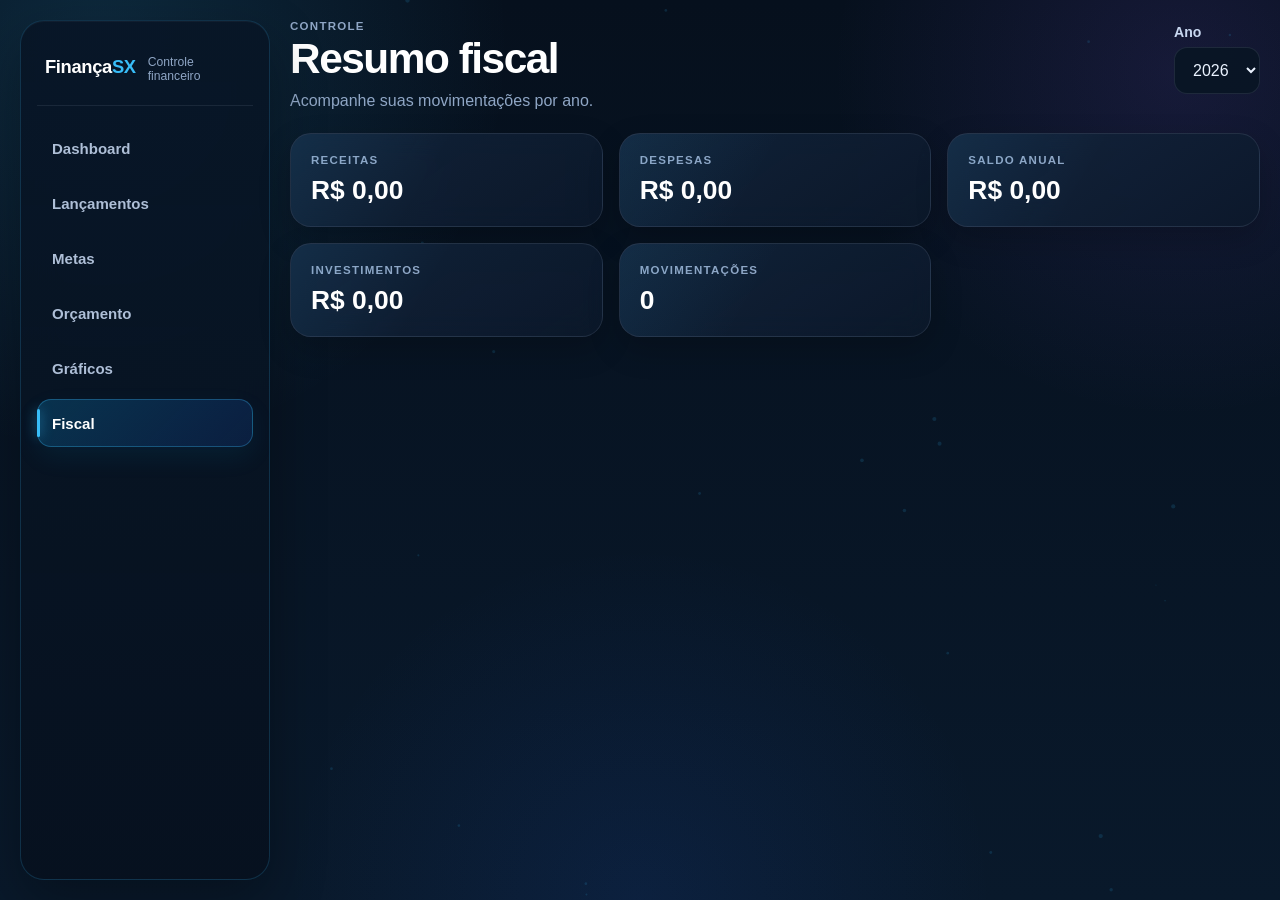
<file: fiscal.html>
<!DOCTYPE html>
<html lang="pt-BR">

<head>
    <meta charset="UTF-8">
    <meta name="viewport" content="width=device-width, initial-scale=1.0">

    <title>FinançaSX - Fiscal</title>

    <link rel="stylesheet" href="css/fsx.css">

    <script src="fsx.js" defer></script>
</head>

<body>

    <canvas id="bg"></canvas>

    <div class="app-shell">

        <!-- MENU LATERAL -->
        <aside class="sidebar">

            <div class="mobile-menu-header">

                <div class="brand">
                    <strong>Finança<span>SX</span></strong>
                    <small>Controle financeiro</small>
                </div>

                <button
                    id="mobileMenuToggle"
                    class="mobile-menu-toggle"
                    type="button"
                    aria-expanded="false"
                    aria-label="Abrir menu">
                    ☰
                </button>

            </div>

            <div class="brand desktop-brand">
                <strong>Finança<span>SX</span></strong>
                <small>Controle financeiro</small>
            </div>

            <nav class="nav" id="fsxMobileNav">

                <a href="index.html"
                   class="nav-btn"
                   data-page="index.html">
                    Dashboard
                </a>

                <a href="lancamentos.html"
                   class="nav-btn"
                   data-page="lancamentos.html">
                    Lançamentos
                </a>

                <a href="metas.html"
                   class="nav-btn"
                   data-page="metas.html">
                    Metas
                </a>

                <a href="orcamento.html"
                   class="nav-btn"
                   data-page="orcamento.html">
                    Orçamento
                </a>

                <a href="graficos.html"
                   class="nav-btn"
                   data-page="graficos.html">
                    Gráficos
                </a>

                <a href="fiscal.html"
                   class="nav-btn"
                   data-page="fiscal.html">
                    Fiscal
                </a>

            </nav>

        </aside>

        <!-- CONTEÚDO PRINCIPAL -->
        <main class="main-content">

            <div class="topbar">

                <div>
                    <span class="eyebrow">CONTROLE</span>
                    <h1>Resumo fiscal</h1>
                    <p>Acompanhe suas movimentações por ano.</p>
                </div>

                <div class="form-group">

                    <label for="anoFiscal">Ano</label>

                    <select id="anoFiscal">
                        <option value="2026">2026</option>
                        <option value="2025">2025</option>
                        <option value="2024">2024</option>
                        <option value="2023">2023</option>
                    </select>

                </div>

            </div>

            <div id="alert" class="alert"></div>

            <!-- INDICADORES FINANCEIROS -->
            <section class="cards">

                <article class="card">
                    <span class="card-label">Receitas</span>
                    <strong id="fiscalReceitas">
                        R$ 0,00
                    </strong>
                </article>

                <article class="card">
                    <span class="card-label">Despesas</span>
                    <strong id="fiscalDespesas">
                        R$ 0,00
                    </strong>
                </article>

                <article class="card">
                    <span class="card-label">Saldo anual</span>
                    <strong id="fiscalSaldo">
                        R$ 0,00
                    </strong>
                </article>

                <article class="card">
                    <span class="card-label">Investimentos</span>
                    <strong id="fiscalInvestimentos">
                        R$ 0,00
                    </strong>
                </article>

                <article class="card">
                    <span class="card-label">Movimentações</span>
                    <strong id="fiscalMovimentacoes">
                        0
                    </strong>
                </article>

            </section>

        </main>

    </div>

</body>
</html>
</file>
<file: css/fsx.css>
/* =========================================================
   FINANÇASX — CSS PRINCIPAL
   Visual refinado + responsivo
========================================================= */

:root {
    --bg: #06101d;
    --bg-2: #09192b;
    --bg-soft: rgba(10, 24, 42, .86);

    --card: rgba(17, 32, 53, .86);
    --card-strong: rgba(10, 21, 37, .96);

    --line: rgba(148, 163, 184, .16);
    --line-strong: rgba(56, 189, 248, .30);

    --accent: #38bdf8;
    --accent-2: #2563eb;
    --accent-soft: rgba(56, 189, 248, .12);

    --text: #eaf3ff;
    --muted: #8fa6c5;

    --green: #22c55e;
    --yellow: #f59e0b;
    --red: #ef4444;
    --purple: #8b5cf6;

    --shadow: 0 22px 55px rgba(0, 0, 0, .30);
    --shadow-soft: 0 12px 32px rgba(0, 0, 0, .20);

    --radius: 22px;
}


/* =========================================================
   RESET
========================================================= */

* {
    margin: 0;
    padding: 0;
    box-sizing: border-box;

    font-family:
        Inter,
        Arial,
        Helvetica,
        sans-serif;
}

html {
    width: 100%;
    max-width: 100%;
    overflow-x: hidden;
    scroll-behavior: smooth;
}

body {
    width: 100%;
    min-height: 100vh;

    color: var(--text);

    background:
        radial-gradient(
            circle at 8% 5%,
            rgba(56, 189, 248, .15),
            transparent 28%
        ),
        radial-gradient(
            circle at 92% 8%,
            rgba(139, 92, 246, .12),
            transparent 24%
        ),
        radial-gradient(
            circle at 50% 100%,
            rgba(37, 99, 235, .10),
            transparent 32%
        ),
        linear-gradient(
            180deg,
            var(--bg),
            var(--bg-2)
        );

    overflow-x: hidden;

    transition: opacity .18s ease;
}

body.fsx-saindo {
    opacity: 0;
}

img,
canvas,
video,
iframe {
    max-width: 100%;
}

button,
input,
select,
textarea {
    font: inherit;
}

button,
a,
input,
select,
textarea {
    -webkit-tap-highlight-color: transparent;
}

h1,
h2,
h3,
h4,
p,
span,
strong,
small,
div {
    overflow-wrap: break-word;
}


/* =========================================================
   FUNDO
========================================================= */

#bg {
    position: fixed;
    inset: 0;

    width: 100%;
    height: 100%;

    z-index: 0;
    pointer-events: none;

    opacity: .70;
}


/* =========================================================
   APP
========================================================= */

.app-shell {
    position: relative;
    z-index: 2;

    width: min(
        1500px,
        calc(100% - 40px)
    );

    min-height: 100vh;

    margin: 0 auto;
    padding: 20px 0;

    display: grid;

    grid-template-columns:
        250px
        minmax(0, 1fr);

    gap: 20px;
}


/* =========================================================
   SIDEBAR
========================================================= */

.sidebar {
    position: sticky;
    top: 20px;

    width: 250px;
    min-width: 250px;

    height: calc(100vh - 40px);

    display: flex;
    flex-direction: column;

    padding: 22px 16px;

    background:
        linear-gradient(
            180deg,
            rgba(8, 22, 39, .97),
            rgba(7, 17, 31, .94)
        );

    border:
        1px solid
        rgba(56, 189, 248, .18);

    border-radius: 24px;

    box-shadow:
        var(--shadow),
        inset 0 1px 0 rgba(255,255,255,.035);

    backdrop-filter: blur(18px);
}


/* =========================================================
   MARCA
========================================================= */

.brand {
    display: flex;
    align-items: center;
    gap: 12px;

    padding: 8px 8px 22px;
    margin-bottom: 18px;

    border-bottom:
        1px solid
        rgba(148,163,184,.13);
}

.brand strong {
    display: block;

    color: white;

    font-size: 1.15rem;
    font-weight: 850;

    letter-spacing: -.02em;
}

.brand strong span {
    color: var(--accent);
}

.brand small {
    display: block;

    margin-top: 4px;

    color: var(--muted);

    font-size: .76rem;
}


/* =========================================================
   NAVEGAÇÃO
========================================================= */

.nav {
    display: flex;
    flex-direction: column;

    gap: 7px;
}

.nav-btn {
    position: relative;

    display: flex;
    align-items: center;

    width: 100%;
    min-height: 48px;

    padding: 13px 14px;

    border:
        1px solid
        transparent;

    border-radius: 14px;

    color: #aebfd7;

    background: transparent;

    text-decoration: none;

    font-size: .94rem;
    font-weight: 650;

    transition:
        .2s ease;
}

.nav-btn:hover {
    color: white;

    background:
        rgba(56,189,248,.08);

    border-color:
        rgba(56,189,248,.16);

    transform: translateX(3px);
}

.nav-btn.active {
    color: white;

    background:
        linear-gradient(
            135deg,
            rgba(14,165,233,.22),
            rgba(37,99,235,.15)
        );

    border-color:
        rgba(56,189,248,.30);

    box-shadow:
        0 10px 26px
        rgba(14,165,233,.08);
}

.nav-btn.active::before {
    content: "";

    position: absolute;

    left: -1px;
    top: 9px;
    bottom: 9px;

    width: 3px;

    border-radius: 99px;

    background: var(--accent);

    box-shadow:
        0 0 12px
        rgba(56,189,248,.70);
}


/* =========================================================
   RODAPÉ SIDEBAR
========================================================= */

.sidebar-footer {
    margin-top: auto;

    padding: 18px 8px 5px;

    border-top:
        1px solid
        rgba(148,163,184,.13);

    color: var(--muted);
}

.sidebar-footer small {
    display: block;

    margin-bottom: 5px;

    color: white;

    font-weight: 700;
}

.sidebar-footer span {
    font-size: .76rem;
}


/* =========================================================
   MOBILE HEADER
========================================================= */

.mobile-menu-header,
.mobile-menu-toggle {
    display: none;
}


/* =========================================================
   CONTEÚDO
========================================================= */

.main-content {
    width: 100%;
    min-width: 0;

    padding-bottom: 35px;
}

.container {
    width: min(
        1380px,
        calc(100% - 32px)
    );

    margin: 0 auto;

    padding: 32px 0 60px;
}


/* =========================================================
   TOPBAR
========================================================= */

.topbar {
    display: flex;
    align-items: center;
    justify-content: space-between;

    gap: 20px;

    margin-bottom: 20px;
}

.topbar h1 {
    margin-top: 5px;

    color: white;

    font-size:
        clamp(
            1.9rem,
            4vw,
            2.65rem
        );

    line-height: 1.05;

    font-weight: 850;

    letter-spacing: -.035em;
}

.topbar p {
    margin-top: 7px;

    color: var(--muted);

    line-height: 1.5;
}

.topbar-status {
    display: flex;
    align-items: center;

    gap: 8px;

    padding: 10px 14px;

    border-radius: 999px;

    background:
        rgba(15,23,42,.72);

    border:
        1px solid
        var(--line);

    color: #9fb1ce;

    font-size: .8rem;
}

.status-dot {
    width: 9px;
    height: 9px;

    border-radius: 50%;

    background: var(--green);

    box-shadow:
        0 0 12px
        rgba(34,197,94,.75);
}


/* =========================================================
   TEXTOS
========================================================= */

.eyebrow,
.panel-label,
.card-label {
    display: block;

    color: var(--muted);

    font-size: .72rem;

    font-weight: 750;

    letter-spacing: .11em;

    text-transform: uppercase;
}


/* =========================================================
   HERO
========================================================= */

.hero {
    display: flex;
    align-items: center;
    justify-content: space-between;

    gap: 24px;

    width: 100%;
    min-width: 0;

    padding: 28px;

    margin-bottom: 22px;

    background:
        radial-gradient(
            circle at 90% 20%,
            rgba(56,189,248,.14),
            transparent 35%
        ),
        linear-gradient(
            135deg,
            rgba(15,31,52,.96),
            rgba(15,42,72,.80)
        );

    border:
        1px solid
        rgba(56,189,248,.18);

    border-radius: 26px;

    box-shadow: var(--shadow);

    backdrop-filter: blur(16px);

    overflow: hidden;
}

.hero h1,
.hero h2 {
    margin-top: 8px;

    color: white;

    font-size:
        clamp(
            1.75rem,
            4vw,
            2.65rem
        );

    line-height: 1.08;

    font-weight: 850;

    letter-spacing: -.035em;
}

.hero h2 span {
    color: var(--accent);
}

.hero p,
.hero-text {
    max-width: 720px;

    margin-top: 12px;

    color: #b9cbea;

    line-height: 1.6;
}

.hero-actions {
    display: flex;
    align-items: center;

    gap: 10px;

    flex-shrink: 0;
}


/* =========================================================
   CARDS
========================================================= */

.cards {
    width: 100%;

    display: grid;

    grid-template-columns:
        repeat(
            3,
            minmax(0,1fr)
        );

    gap: 16px;

    margin-bottom: 22px;
}

.card {
    position: relative;

    width: 100%;
    min-width: 0;

    padding: 20px;

    background:
        linear-gradient(
            145deg,
            rgba(19,37,61,.88),
            rgba(12,25,43,.84)
        );

    border:
        1px solid
        var(--line);

    border-radius: 21px;

    box-shadow: var(--shadow-soft);

    backdrop-filter: blur(14px);

    overflow: hidden;

    transition: .2s ease;
}

.card::before {
    content: "";

    position: absolute;
    inset: 0;

    pointer-events: none;

    background:
        linear-gradient(
            120deg,
            rgba(56,189,248,.07),
            transparent 45%
        );
}

.card:hover {
    transform: translateY(-3px);

    border-color:
        rgba(56,189,248,.25);

    box-shadow:
        0 18px 42px
        rgba(0,0,0,.25),
        0 0 25px
        rgba(56,189,248,.05);
}

.card strong,
.card .value {
    position: relative;

    display: block;

    margin-top: 9px;

    color: white;

    font-size:
        clamp(
            1.15rem,
            2.5vw,
            1.65rem
        );

    font-weight: 800;

    word-break: break-word;
}

.card small {
    position: relative;

    display: block;

    margin-top: 8px;

    color: var(--muted);

    font-size: .82rem;

    line-height: 1.45;
}

.green {
    color: var(--green) !important;
}

.red {
    color: var(--red) !important;
}

.accent {
    color: var(--accent) !important;
}


/* =========================================================
   GRID PRINCIPAL
========================================================= */

.grid-main {
    width: 100%;
    min-width: 0;

    display: grid;

    grid-template-columns:
        minmax(0,1.2fr)
        minmax(0,1fr);

    gap: 18px;

    margin-bottom: 18px;
}


/* =========================================================
   PAINÉIS
========================================================= */

.panel {
    width: 100%;
    min-width: 0;

    padding: 22px;

    background:
        linear-gradient(
            145deg,
            rgba(13,28,48,.92),
            rgba(10,22,38,.82)
        );

    border:
        1px solid
        var(--line);

    border-radius: 23px;

    box-shadow: var(--shadow-soft);

    backdrop-filter: blur(15px);
}

.panel-header {
    display: flex;
    align-items: flex-start;
    justify-content: space-between;

    gap: 14px;

    margin-bottom: 18px;
}

.panel-header h2,
.panel-header h3 {
    margin-top: 6px;

    color: white;

    font-size: 1.18rem;

    line-height: 1.25;

    font-weight: 780;
}

.panel-header p {
    margin-top: 5px;

    color: var(--muted);
}


/* =========================================================
   METAS
========================================================= */

.goal-dashboard,
.meta-box {
    padding: 18px;

    background:
        linear-gradient(
            180deg,
            rgba(56,189,248,.075),
            rgba(11,18,32,.12)
        );

    border:
        1px solid
        rgba(56,189,248,.15);

    border-radius: 18px;
}

.goal-dashboard > strong {
    display: block;

    color: white;

    font-size: 1.05rem;
}

.goal-info,
.meta-top {
    display: flex;
    align-items: center;
    justify-content: space-between;

    gap: 12px;

    margin-top: 10px;
}

.goal-info span,
.meta-top span {
    color: var(--muted);

    font-size: .86rem;
}

.goal-dashboard p,
.meta-box p {
    margin-top: 10px;

    color: var(--muted);

    line-height: 1.5;
}

.progress {
    width: 100%;
    height: 10px;

    margin-top: 14px;

    overflow: hidden;

    background:
        rgba(148,163,184,.13);

    border-radius: 999px;
}

.progress-bar {
    width: 0;
    height: 100%;

    border-radius: inherit;

    background:
        linear-gradient(
            90deg,
            var(--accent),
            var(--accent-2),
            var(--purple)
        );

    box-shadow:
        0 0 14px
        rgba(56,189,248,.30);

    transition:
        width .45s ease;
}


/* =========================================================
   FORMULÁRIOS
========================================================= */

.form-group {
    margin-bottom: 14px;
}

.form-row,
.form-grid,
.meta-grid,
.budget-form,
.filters,
.form-actions {
    display: grid;

    gap: 12px;
}

.form-row,
.form-grid,
.meta-grid,
.budget-form,
.filters {
    grid-template-columns:
        repeat(
            2,
            minmax(0,1fr)
        );
}

.form-actions {
    grid-template-columns:
        repeat(
            2,
            minmax(0,1fr)
        );

    margin-top: 4px;
}

label {
    display: block;

    margin-bottom: 7px;

    color: #c8d7f0;

    font-size: .88rem;

    font-weight: 650;
}

input,
select,
textarea {
    width: 100%;

    padding: 13px 14px;

    color: var(--text);

    background:
        var(--card-strong);

    border:
        1px solid
        rgba(148,163,184,.15);

    border-radius: 13px;

    outline: none;

    transition: .2s ease;
}

input::placeholder,
textarea::placeholder {
    color: #637996;
}

input:hover,
select:hover,
textarea:hover {
    border-color:
        rgba(148,163,184,.28);
}

input:focus,
select:focus,
textarea:focus {
    border-color:
        rgba(56,189,248,.55);

    box-shadow:
        0 0 0 4px
        rgba(56,189,248,.08);
}

textarea {
    resize: vertical;
    min-height: 96px;
}


/* =========================================================
   BOTÕES
========================================================= */

button {
    width: 100%;

    padding: 12px 15px;

    color: white;

    background:
        linear-gradient(
            135deg,
            #0ea5e9,
            #2563eb
        );

    border:
        1px solid
        rgba(96,165,250,.20);

    border-radius: 13px;

    font-weight: 750;

    cursor: pointer;

    transition: .18s ease;
}

button:hover {
    transform: translateY(-2px);

    box-shadow:
        0 9px 24px
        rgba(37,99,235,.18);
}

button:active {
    transform: scale(.98);
}

button:disabled {
    opacity: .45;

    cursor: not-allowed;

    transform: none;

    box-shadow: none;
}

.btn {
    display: inline-flex;
    align-items: center;
    justify-content: center;

    gap: 8px;

    width: auto;
    min-height: 42px;

    padding: 10px 15px;

    border-radius: 12px;

    color: #dbeafe !important;

    background:
        rgba(37,99,235,.13);

    border:
        1px solid
        rgba(96,165,250,.25);

    text-decoration: none;

    font-weight: 750;

    cursor: pointer;

    transition: .2s ease;
}

.btn:hover {
    color: white !important;

    background:
        rgba(37,99,235,.23);

    border-color:
        rgba(96,165,250,.45);
}

.btn.primary {
    color: white !important;

    background:
        linear-gradient(
            135deg,
            #0ea5e9,
            #2563eb
        );
}

.btn.primary:hover {
    background:
        linear-gradient(
            135deg,
            #38bdf8,
            #2563eb
        );
}

.btn.secondary {
    color: #bfd5f3 !important;

    background:
        rgba(15,23,42,.70);

    border-color:
        var(--line);
}

.btn.secondary:hover {
    color: white !important;

    background:
        rgba(30,48,72,.80);

    border-color:
        rgba(56,189,248,.25);
}

.primary-btn {
    color: #dbeafe !important;

    text-decoration: none;

    font-weight: 650;
}

.secondary-btn {
    color: #bfd5f3 !important;

    background:
        rgba(15,23,42,.75);

    border:
        1px solid
        var(--line);
}

.text-btn {
    color: #93c5fd !important;

    font-weight: 650;

    text-decoration: none;

    padding: 6px 10px;

    border-radius: 7px;

    background:
        rgba(96,165,250,.06);

    border:
        1px solid
        rgba(96,165,250,.18);
}


/* =========================================================
   ALERTAS
========================================================= */

#alert {
    margin-bottom: 18px;
}

.alert {
    padding: 14px 17px;

    border-radius: 16px;

    font-weight: 650;

    border:
        1px solid
        transparent;
}

.alert:empty {
    display: none;
}

.alert.redA {
    background:
        rgba(127,29,29,.78);

    border-color:
        rgba(239,68,68,.25);
}

.alert.yellowA {
    background:
        rgba(120,53,15,.78);

    border-color:
        rgba(245,158,11,.25);
}

.alert.greenA {
    background:
        rgba(20,83,45,.75);

    border-color:
        rgba(34,197,94,.25);
}


/* =========================================================
   TRANSAÇÕES
========================================================= */

.transactions,
.transactions-list {
    display: grid;

    gap: 10px;

    width: 100%;
    min-width: 0;
}

.item {
    display: flex;
    align-items: center;
    justify-content: space-between;

    gap: 16px;

    flex-wrap: wrap;

    width: 100%;
    min-width: 0;

    padding: 15px;

    background:
        rgba(15,27,46,.72);

    border:
        1px solid
        var(--line);

    border-radius: 17px;

    transition: .2s ease;
}

.item:hover {
    background:
        rgba(20,37,60,.80);

    border-color:
        rgba(56,189,248,.20);

    transform: translateY(-1px);
}

.item-info {
    flex: 1 1 280px;

    min-width: 0;
}

.item-title-row {
    display: flex;
    align-items: center;

    gap: 9px;

    flex-wrap: wrap;
}

.item-title {
    color: white;

    font-weight: 750;
}

.small {
    margin-top: 7px;

    color: var(--muted);

    font-size: .82rem;

    line-height: 1.5;
}

.item-value {
    display: flex;
    align-items: center;

    gap: 8px;

    flex-wrap: wrap;
}

.badge {
    display: inline-flex;
    align-items: center;

    padding: 5px 9px;

    border-radius: 999px;

    font-size: .75rem;

    font-weight: 750;
}

.badge.entrada {
    color: #8af5af;

    background:
        rgba(34,197,94,.14);
}

.badge.saida {
    color: #ffb0b0;

    background:
        rgba(239,68,68,.13);
}


/* =========================================================
   BOTÕES DE AÇÃO
========================================================= */

.icon-btn {
    position: relative;

    width: 40px;
    min-width: 40px;

    height: 40px;

    padding: 0;

    display: inline-flex;
    align-items: center;
    justify-content: center;

    border-radius: 11px;
}

.edit-btn {
    color: var(--accent);

    background:
        rgba(56,189,248,.12);

    border:
        1px solid
        rgba(56,189,248,.24);
}

.edit-btn:hover {
    background:
        rgba(56,189,248,.22);

    border-color:
        rgba(56,189,248,.48);
}

.delete-btn {
    color: var(--red);

    background:
        rgba(239,68,68,.12);

    border:
        1px solid
        rgba(239,68,68,.22);
}

.delete-btn:hover {
    background:
        rgba(239,68,68,.22);

    border-color:
        rgba(239,68,68,.48);
}

.icon-btn:active {
    transform: scale(.90);
}

.icon-btn::after {
    position: absolute;

    bottom: calc(100% + 8px);

    left: 50%;

    transform:
        translateX(-50%)
        translateY(4px);

    padding: 7px 10px;

    border-radius: 8px;

    background:
        rgba(7,17,31,.96);

    border:
        1px solid
        rgba(148,163,184,.20);

    color: white;

    font-size: .73rem;

    white-space: nowrap;

    pointer-events: none;

    opacity: 0;

    z-index: 20;

    transition: .15s ease;
}

.edit-btn::after {
    content: "Editar lançamento";
}

.delete-btn::after {
    content: "Excluir lançamento";
}

.icon-btn:hover::after {
    opacity: 1;

    transform:
        translateX(-50%)
        translateY(0);
}


/* =========================================================
   ORÇAMENTO
========================================================= */

.budget-list {
    display: grid;

    gap: 12px;
}

.budget-item {
    padding: 14px;

    background:
        rgba(15,23,42,.68);

    border:
        1px solid
        var(--line);

    border-radius: 16px;
}

.budget-head {
    display: flex;
    align-items: center;
    justify-content: space-between;

    gap: 12px;

    margin-bottom: 10px;
}

.budget-meta {
    display: flex;
    justify-content: space-between;

    gap: 12px;

    margin-top: 10px;

    color: var(--muted);

    font-size: .84rem;
}


/* =========================================================
   PAGINAÇÃO
========================================================= */

.pagination {
    display: flex;
    align-items: center;
    justify-content: center;

    gap: 12px;

    margin-top: 17px;
}

.pagination button {
    width: auto;

    min-width: 110px;
}

.pagination button:disabled {
    opacity: .40;

    cursor: not-allowed;

    transform: none;
}

.pagination span {
    min-width: 100px;

    text-align: center;

    color: var(--muted);

    font-size: .88rem;

    font-weight: 650;
}

.pagination.hidden {
    display: none;
}


/* =========================================================
   GRÁFICOS
========================================================= */

.charts-grid {
    width: 100%;
    min-width: 0;

    display: grid;

    grid-template-columns:
        repeat(
            2,
            minmax(0,1fr)
        );

    gap: 18px;
}

.chart-panel,
.chart-card {
    position: relative;

    width: 100%;
    min-width: 0;

    min-height: 390px;

    display: flex;
    flex-direction: column;

    overflow: hidden;
}

.chart-panel .panel-header,
.chart-card .panel-header {
    flex-shrink: 0;
}

.chart-container {
    position: relative;

    width: 100%;

    min-height: 280px;

    flex: 1;
}

.chart-container canvas {
    display: block;

    width: 100% !important;
    height: 100% !important;
}

.chart-panel canvas {
    display: block;

    width: 100% !important;

    height: 290px !important;
}

.full-span {
    grid-column: 1 / -1;

    min-height: 430px;
}

.full-span canvas {
    height: 330px !important;
}


/* =========================================================
   FISCAL
========================================================= */

.fiscal-summary {
    display: grid;

    grid-template-columns:
        repeat(
            4,
            minmax(0,1fr)
        );

    gap: 12px;
}

.fiscal-summary > div {
    padding: 15px;

    background:
        rgba(15,27,46,.68);

    border:
        1px solid
        var(--line);

    border-radius: 16px;
}

.fiscal-summary span {
    display: block;

    color: var(--muted);

    font-size: .78rem;
}

.fiscal-summary strong {
    display: block;

    margin-top: 8px;

    color: white;

    font-size: 1rem;
}


/* =========================================================
   ESTADO VAZIO
========================================================= */

.empty-state {
    padding: 22px;

    text-align: center;

    border-radius: 17px;

    color: var(--muted);

    background:
        rgba(15,23,42,.58);

    border:
        1px dashed
        rgba(148,163,184,.23);
}


/* =========================================================
   PROGRESS HTML
========================================================= */

progress {
    width: 100%;
    height: 14px;

    border: none;

    border-radius: 999px;

    overflow: hidden;

    background: #162235;
}

progress::-webkit-progress-bar {
    background: #162235;
}

progress::-webkit-progress-value {
    background:
        linear-gradient(
            90deg,
            var(--green),
            #4ade80
        );
}

progress::-moz-progress-bar {
    background:
        linear-gradient(
            90deg,
            var(--green),
            #4ade80
        );
}


/* =========================================================
   LOADING
========================================================= */

#fsxLoading {
    position: fixed;

    top: 0;
    left: 0;

    width: 100%;

    padding: 10px 18px;

    background:
        rgba(7,13,24,.96);

    backdrop-filter: blur(12px);

    z-index: 99999;

    opacity: 0;

    transform: translateY(-100%);

    pointer-events: none;

    transition: .25s ease;
}

#fsxLoading.ativo {
    opacity: 1;

    transform: translateY(0);
}

.fsx-loading-text {
    display: flex;
    align-items: center;
    justify-content: space-between;

    margin-bottom: 6px;

    font-size: 12px;
}

#fsxLoadingMensagem {
    color: white;
}

#fsxLoadingPercentual {
    color: #8ea2ff;

    font-weight: 750;
}

.fsx-loading-track {
    width: 100%;
    height: 4px;

    overflow: hidden;

    background:
        rgba(255,255,255,.10);

    border-radius: 999px;
}

#fsxLoadingBar {
    width: 0%;
    height: 100%;

    background:
        linear-gradient(
            90deg,
            #38bdf8,
            #6366f1,
            #8b5cf6
        );

    border-radius: inherit;

    transition: width .25s ease;
}


/* =========================================================
   NOTIFICAÇÕES
========================================================= */

.fsx-notificacao {
    position: fixed;

    top: 24px;
    right: 24px;

    min-width: 280px;
    max-width: 380px;

    padding: 14px 18px;

    border-radius: 14px;

    background:
        rgba(15,23,42,.96);

    color: white;

    font-size: 14px;

    font-weight: 650;

    box-shadow:
        0 12px 35px
        rgba(0,0,0,.35);

    border-left:
        4px solid
        var(--green);

    z-index: 100000;

    animation:
        fsxNotificacaoEntrando
        .3s ease forwards;
}

.fsx-notificacao.sucesso {
    border-left-color: var(--green);
}

.fsx-notificacao.aviso {
    border-left-color: var(--yellow);
}

.fsx-notificacao.erro {
    border-left-color: var(--red);
}

.fsx-notificacao.saindo {
    opacity: 0;

    transform: translateX(30px);
}

@keyframes fsxNotificacaoEntrando {
    from {
        opacity: 0;

        transform:
            translateX(30px);
    }

    to {
        opacity: 1;

        transform:
            translateX(0);
    }
}


/* =========================================================
   CONFIRMAÇÃO
========================================================= */

.fsx-confirmacao-overlay {
    position: fixed;

    inset: 0;

    display: flex;

    align-items: center;
    justify-content: center;

    padding: 20px;

    background:
        rgba(0,0,0,.66);

    backdrop-filter: blur(7px);

    z-index: 100001;
}

.fsx-confirmacao {
    width: min(90%,380px);

    padding: 24px;

    border-radius: 18px;

    background:
        rgba(15,23,42,.98);

    border:
        1px solid
        rgba(255,255,255,.08);

    box-shadow:
        0 20px 60px
        rgba(0,0,0,.45);

    color: white;

    text-align: center;
}

.fsx-confirmacao h3 {
    margin-bottom: 10px;

    font-size: 20px;
}

.fsx-confirmacao p {
    margin-bottom: 22px;

    color:
        rgba(255,255,255,.70);

    line-height: 1.5;
}

.fsx-confirmacao-acoes {
    display: flex;

    gap: 10px;
}

.fsx-confirmacao-acoes button {
    flex: 1;
}

.fsx-confirmar-cancelar {
    background:
        rgba(255,255,255,.10);
}

.fsx-confirmar-ok {
    background: var(--red);
}


/* =========================================================
   DESKTOP
========================================================= */

@media (min-width: 901px) {

    .mobile-menu-header,
    .mobile-menu-toggle {
        display: none;
    }

    .desktop-brand {
        display: flex;
    }

    .app-shell {
        display: grid;

        grid-template-columns:
            250px
            minmax(0,1fr);
    }

    .cards {
        grid-template-columns:
            repeat(
                3,
                minmax(0,1fr)
            );
    }

    .grid-main {
        grid-template-columns:
            minmax(0,1.2fr)
            minmax(0,1fr);
    }

    .charts-grid {
        grid-template-columns:
            repeat(
                2,
                minmax(0,1fr)
            );
    }
}


/* =========================================================
   TABLET
========================================================= */

@media (min-width: 701px) and (max-width: 900px) {

    .app-shell {
        display: block;

        width: 100%;
        max-width: 100%;

        padding: 10px;
    }

    .sidebar {
        position: relative;

        top: auto;

        width: 100%;
        min-width: 0;

        height: auto;

        border-radius: 20px;
    }

    .main-content {
        padding: 16px 0;
    }

    .grid-main,
    .charts-grid {
        grid-template-columns: 1fr;
    }

    .cards {
        grid-template-columns:
            repeat(
                2,
                minmax(0,1fr)
            );
    }

    .fiscal-summary {
        grid-template-columns:
            repeat(
                2,
                minmax(0,1fr)
            );
    }

    .sidebar-footer {
        display: none;
    }
}


/* =========================================================
   MOBILE
========================================================= */

@media (max-width: 700px) {

    html,
    body {
        width: 100%;
        max-width: 100%;

        overflow-x: hidden;
    }

    .app-shell {
        display: block;

        width: 100%;
        max-width: 100%;

        min-height: 100vh;

        padding: 0;
        margin: 0;
    }

    .sidebar {
        position: relative;

        top: auto;

        width: 100%;
        min-width: 0;

        height: auto;

        padding: 12px 16px;

        border-radius: 0;

        border-left: none;
        border-right: none;
        border-top: none;

        z-index: 1000;
    }

    .mobile-menu-header {
        display: flex;

        align-items: center;
        justify-content: space-between;

        width: 100%;
    }

    .mobile-menu-header .brand {
        display: flex;

        margin: 0;
        padding: 0;

        border: none;
    }

    .desktop-brand {
        display: none !important;
    }

    .mobile-menu-toggle {
        display: flex;

        align-items: center;
        justify-content: center;

        width: 44px;
        min-width: 44px;

        height: 44px;

        padding: 0;

        border:
            1px solid
            var(--line);

        border-radius: 12px;

        background:
            rgba(15,23,42,.82);

        color: white;

        font-size: 23px;

        cursor: pointer;
    }


    /* MENU FECHADO */

    .sidebar .nav {
        display: none;
    }


    /* MENU ABERTO
       Aceita menu-open no NAV
       e menu-aberto/menu-open no SIDEBAR */

    .sidebar .nav.menu-open,
    .sidebar.menu-open .nav,
    .sidebar.menu-aberto .nav {
        display: flex;

        position: absolute;

        top: calc(100% + 8px);

        left: 12px;
        right: 12px;

        width: auto;

        padding: 10px;

        flex-direction: column;

        gap: 6px;

        background:
            rgba(9,20,35,.98);

        border:
            1px solid
            var(--line);

        border-radius: 16px;

        box-shadow:
            0 20px 50px
            rgba(0,0,0,.45);

        z-index: 99999;
    }

    .sidebar .nav.menu-open .nav-btn,
    .sidebar.menu-open .nav-btn,
    .sidebar.menu-aberto .nav-btn {
        display: flex;

        width: 100%;
        min-width: 0;

        min-height: 46px;

        padding: 13px 14px;

        align-items: center;

        justify-content: flex-start;

        border-radius: 11px;

        white-space: normal;
    }


    /* CONTEÚDO */

    .main-content {
        width: 100%;
        max-width: 100%;
        min-width: 0;

        padding:
            16px
            14px
            28px;
    }


    /* TOPBAR */

    .topbar {
        width: 100%;

        flex-direction: column;

        align-items: flex-start;

        gap: 10px;
    }


    /* HERO */

    .hero {
        flex-direction: column;

        align-items: flex-start;

        padding: 20px;

        border-radius: 20px;
    }

    .hero-actions {
        width: 100%;
    }

    .hero-actions .btn {
        width: 100%;
    }


    /* GRIDS */

    .cards,
    .grid-main,
    .charts-grid,
    .fiscal-summary {
        grid-template-columns: 1fr;
    }


    /* PAINÉIS */

    .card,
    .panel,
    .hero {
        width: 100%;

        min-width: 0;
        max-width: 100%;
    }

    .panel {
        padding: 18px;

        border-radius: 20px;
    }


    /* FORMULÁRIOS */

    .form-row,
    .form-grid,
    .meta-grid,
    .budget-form,
    .filters,
    .form-actions {
        grid-template-columns: 1fr;
    }


    /* TRANSAÇÕES */

    .transactions,
    .transactions-list {
        overflow-x: hidden;
    }

    .item {
        width: 100%;

        min-width: 0;

        padding: 14px;
    }

    .item-value {
        width: 100%;

        justify-content: space-between;
    }


    /* GRÁFICOS */

    .chart-panel,
    .chart-card,
    .full-span {
        min-height: 340px;

        height: 340px;

        max-height: 340px;
    }

    .chart-container {
        min-height: 230px;
    }

    .chart-panel canvas,
    .full-span canvas {
        height: 240px !important;

        max-height: 240px;
    }


    /* TOOLTIP */

    .icon-btn::after {
        display: none;
    }


    /* NOTIFICAÇÃO */

    .fsx-notificacao {
        top: 16px;

        left: 16px;
        right: 16px;

        min-width: 0;
        max-width: none;
    }


    /* PAGINAÇÃO */

    .pagination {
        gap: 8px;
    }

    .pagination button {
        min-width: 0;

        padding:
            10px
            12px;
    }

    .pagination span {
        min-width: auto;

        font-size: .82rem;
    }

    .sidebar-footer {
        display: none;
    }
}


/* =========================================================
   CELULAR PEQUENO
========================================================= */

@media (max-width: 480px) {

    .main-content {
        padding:
            13px
            11px
            24px;
    }

    .panel {
        padding: 16px;
    }

    .hero {
        padding: 18px;
    }

    .topbar h1 {
        font-size: 1.85rem;
    }

    .mobile-menu-toggle {
        width: 42px;

        min-width: 42px;

        height: 42px;
    }

    .card {
        padding: 17px;
    }

    .card strong,
    .card .value {
        font-size: 1.3rem;
    }
}
/* =========================================
   ORÇAMENTOS
========================================= */

.budget-item {
    position: relative;
    transition: 0.25s ease;
}

.budget-item.atencao {
    border-color: rgba(245, 158, 11, 0.55);
}

.budget-item.estourado {
    border-color: rgba(239, 68, 68, 0.65);
}

.budget-item.atencao progress {
    accent-color: #f59e0b;
}

.budget-item.estourado progress {
    accent-color: #ef4444;
}

.budget-actions {
    display: flex;
    gap: 8px;
    margin-top: 14px;
}

.budget-actions button {
    border: 0;
    border-radius: 8px;
    padding: 8px 12px;
    cursor: pointer;
    font-weight: 600;
    transition: 0.2s ease;
}

.btn-edit {
    background: rgba(56, 189, 248, 0.12);
    color: #38bdf8;
}

.btn-delete {
    background: rgba(239, 68, 68, 0.12);
    color: #ef4444;
}

.budget-actions button:hover {
    transform: translateY(-1px);
    filter: brightness(1.15);
}
/* =========================================================
   MODAL DE CONFIRMAÇÃO
========================================================= */

.fsx-modal-overlay {
    position: fixed;
    inset: 0;

    display: flex;
    align-items: center;
    justify-content: center;

    background: rgba(2, 8, 23, 0.72);

    backdrop-filter: blur(6px);
    -webkit-backdrop-filter: blur(6px);

    z-index: 9999;

    animation: fsxModalFade .2s ease;
}

.fsx-modal {

    width: min(420px, calc(100% - 32px));

    background:
        linear-gradient(
            145deg,
            rgba(17, 25, 40, .98),
            rgba(8, 19, 36, .98)
        );

    border: 1px solid rgba(148, 163, 184, .16);

    border-radius: 18px;

    padding: 26px;

    box-shadow:
        0 25px 70px rgba(0, 0, 0, .45),
        0 0 0 1px rgba(255,255,255,.02);

    animation: fsxModalOpen .22s ease;
}

.fsx-modal-icon {

    width: 48px;
    height: 48px;

    display: flex;
    align-items: center;
    justify-content: center;

    border-radius: 14px;

    background: rgba(239, 68, 68, .12);

    color: #ef4444;

    font-size: 22px;

    margin-bottom: 18px;
}

.fsx-modal-content h3 {

    margin: 0 0 8px;

    color: #f8fafc;

    font-size: 20px;
}

.fsx-modal-content p {

    margin: 0;

    color: #cbd5e1;

    line-height: 1.6;

    font-size: 14px;
}

.fsx-modal-content strong {

    color: #f8fafc;
}

.fsx-modal-content span {

    display: block;

    margin-top: 8px;

    color: #64748b;

    font-size: 12px;
}

.fsx-modal-actions {

    display: flex;

    justify-content: flex-end;

    gap: 10px;

    margin-top: 24px;
}

.fsx-modal-actions button {

    border: none;

    border-radius: 10px;

    padding: 10px 16px;

    font-size: 14px;

    font-weight: 600;

    cursor: pointer;

    transition: .2s ease;
}

.fsx-btn-cancel {

    background: rgba(148, 163, 184, .10);

    color: #cbd5e1;
}

.fsx-btn-cancel:hover {

    background: rgba(148, 163, 184, .18);

    transform: translateY(-1px);
}

.fsx-btn-delete {

    background: rgba(239, 68, 68, .14);

    color: #ef4444;

    border: 1px solid rgba(239, 68, 68, .20) !important;
}

.fsx-btn-delete:hover {

    background: #ef4444;

    color: white;

    transform: translateY(-1px);

    box-shadow:
        0 6px 20px rgba(239, 68, 68, .25);
}


/* =========================================================
   ANIMAÇÕES
========================================================= */

@keyframes fsxModalFade {

    from {
        opacity: 0;
    }

    to {
        opacity: 1;
    }
}

@keyframes fsxModalOpen {

    from {
        opacity: 0;
        transform: translateY(8px) scale(.97);
    }

    to {
        opacity: 1;
        transform: translateY(0) scale(1);
    }
}
</file>
